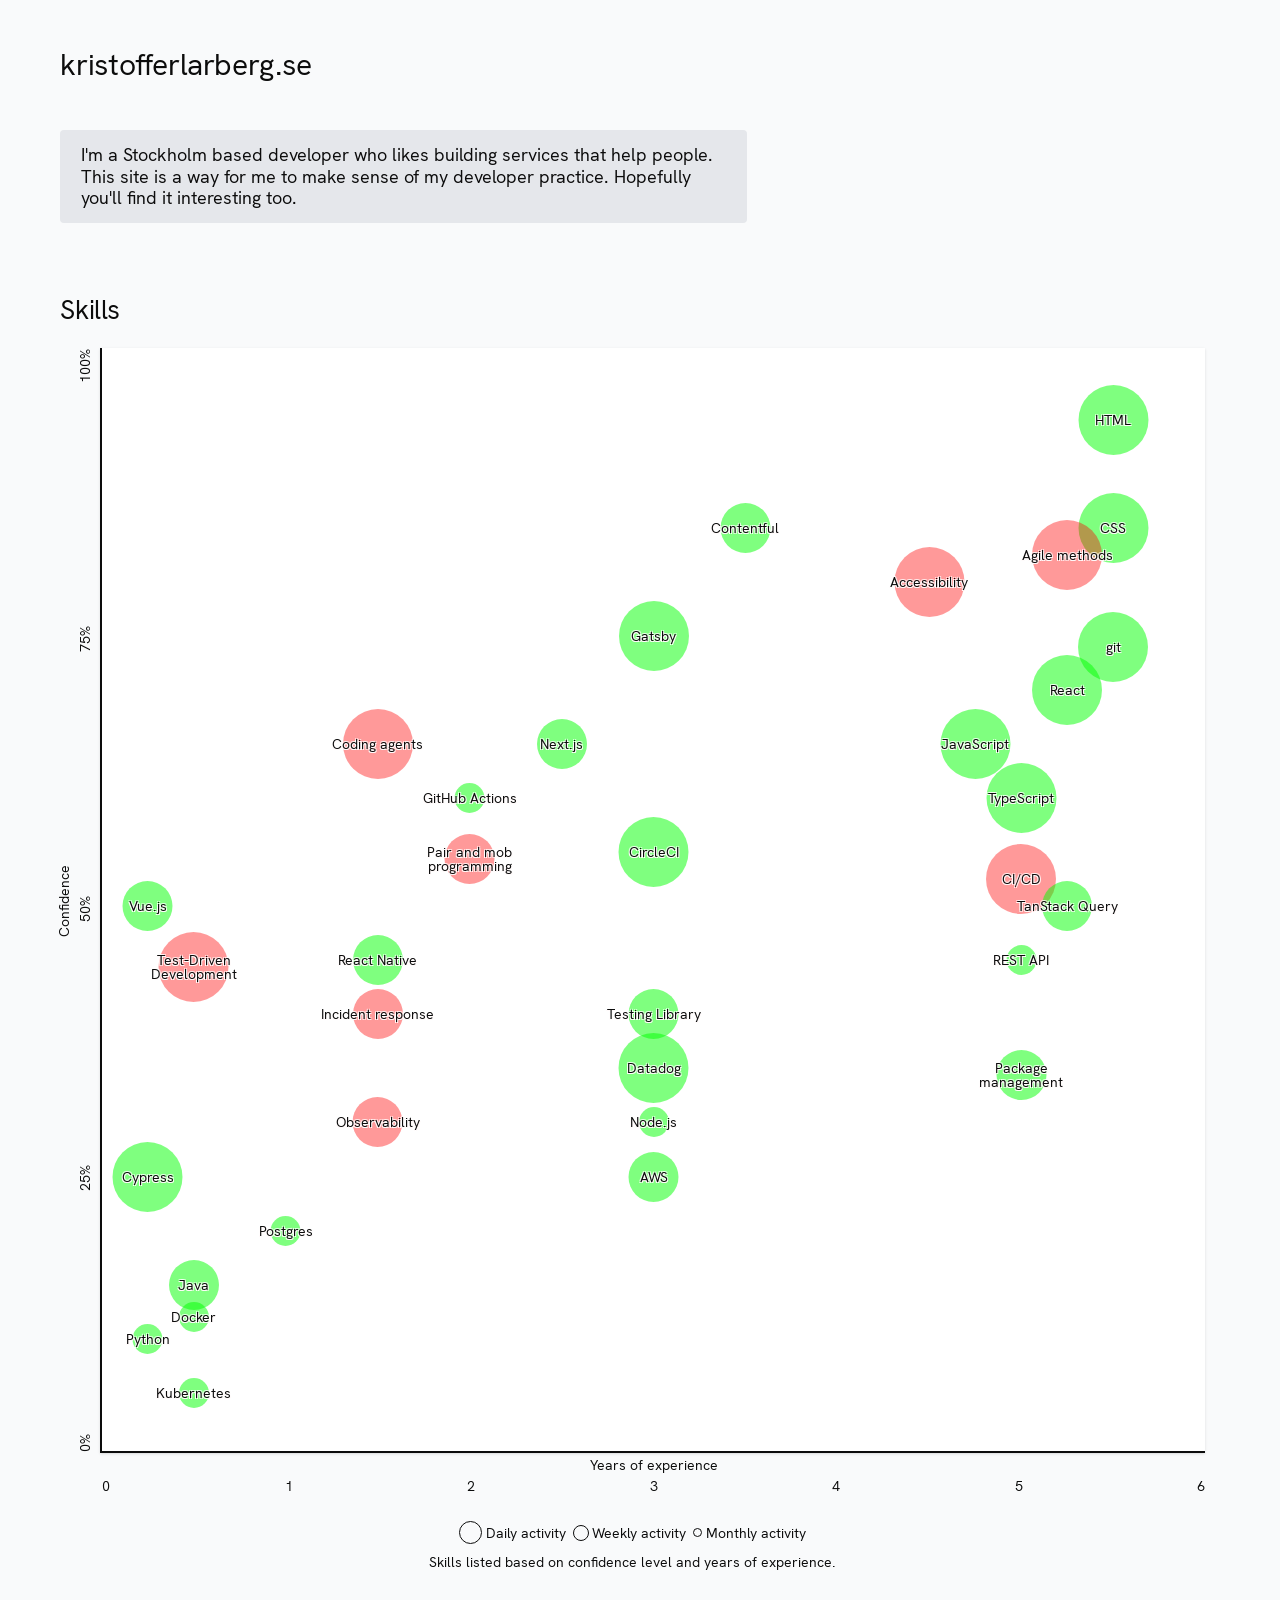
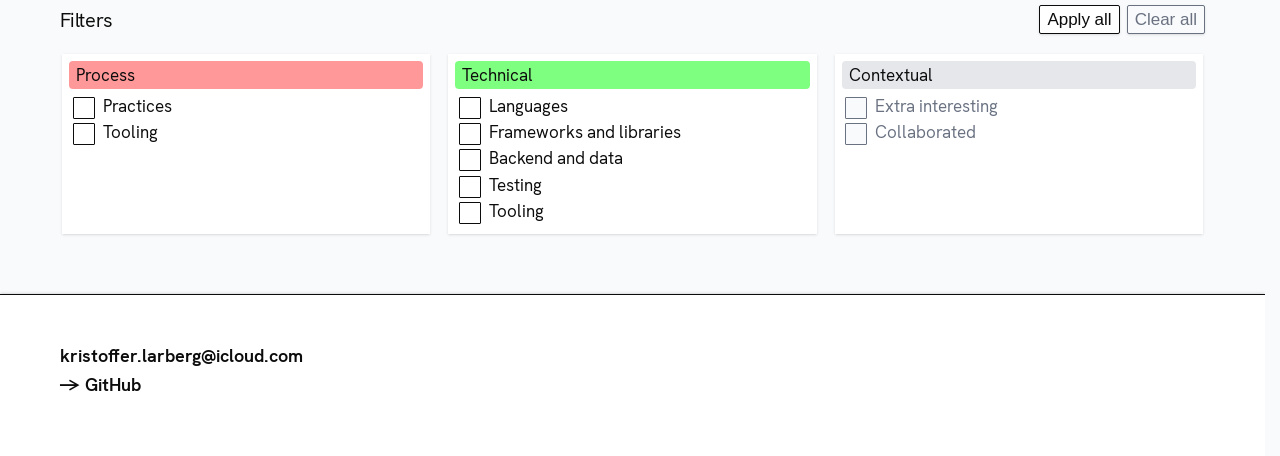
<file: index.html>
<!-- This file is auto-generated. Edit template.html and data.json instead. -->
<!doctype html>
<html lang="en">
  <head>
    <meta charset="UTF-8" />
    <meta
      name="description"
      content="Website about Kristoffer Larbergs developer practice"
    />
    <meta name="author" content="Kristoffer Larberg" />
    <meta name="viewport" content="width=device-width, initial-scale=1.0" />
    <title>kristofferlarberg.se</title>
    <link rel="canonical" href="https://kristofferlarberg.se" />
    <link rel="icon" type="image/svg+xml" href="favicon.svg" />
    <link rel="icon" type="image/png" sizes="32x32" href="favicon-32x32.png" />
    <link rel="icon" type="image/png" sizes="16x16" href="favicon-16x16.png" />
    <link rel="icon" type="image/x-icon" href="favicon.ico" />
    <link rel="stylesheet" type="text/css" href="styles.css" />
  </head>
  <body>
    <header>
      <h1>kristofferlarberg.se</h1>
    </header>
    <main>
      <section class="header">
        <h2 class="sr-only">Introduction</h2>
        <div class="introduction">
          I'm a Stockholm based developer who likes building services that help
          people. This site is a way for me to make sense of my developer
          practice. Hopefully you'll find it interesting too.
        </div>
      </section>

      <section>
        <h2>Skills</h2>
        <figure>
          <div class="graph-container">
            <div class="axis-label x-label">
              <span class="sr-only">X axis:</span>
              Years of experience
              <div
                style="
                  display: flex;
                  justify-content: space-between;
                  margin-top: 7px;
                "
              >
                <span>0</span>
                <span>1</span>
                <span>2</span>
                <span>3</span>
                <span>4</span>
                <span>5</span>
                <span>6</span>
              </div>
            </div>
            <div class="axis-label y-label">
              <span class="sr-only">Y axis:</span>
              Confidence
              <div
                style="
                  display: flex;
                  justify-content: space-between;
                  margin-top: 7px;
                "
              >
                <span>0%</span>
                <span>25%</span>
                <span>50%</span>
                <span>75%</span>
                <span>100%</span>
              </div>
            </div>
            <ul class="skills">
              <li class="skill hidden" id="skills-placeholder">
                No skills to display
              </li>
              <li
                class="skill technical"
                data-name="HTML"
                data-category="languages"
                data-interesting="true"
                data-collaborated="true"
                style="--x: 5.5; --y: 95"
              >
                <div class="daily technical" aria-hidden="true"></div>
                <div class="skill-details-container">
                  <span>HTML</span>
                  <span class="sr-only">,</span>
                  <span class="sr-only">Technical skill</span>
                  <span class="sr-only">,</span>
                  <span class="narrow-only">Daily use</span>
                  <span class="sr-only">,</span>
                  <span class="narrow-only"
                    >5.5 years experience</span
                  >
                  <span class="sr-only">,</span>
                  <span class="narrow-only">Confidence 95%</span>
                </div>
              </li>
              <li
                class="skill technical"
                data-name="Python"
                data-category="languages"
                data-interesting="true"
                data-collaborated="false"
                style="--x: 0.25; --y: 10"
              >
                <div class="monthly technical" aria-hidden="true"></div>
                <div class="skill-details-container">
                  <span>Python</span>
                  <span class="sr-only">,</span>
                  <span class="sr-only">Technical skill</span>
                  <span class="sr-only">,</span>
                  <span class="narrow-only">Monthly use</span>
                  <span class="sr-only">,</span>
                  <span class="narrow-only"
                    >0.25 years experience</span
                  >
                  <span class="sr-only">,</span>
                  <span class="narrow-only">Confidence 10%</span>
                </div>
              </li>
              <li
                class="skill technical"
                data-name="Java"
                data-category="languages"
                data-interesting="true"
                data-collaborated="true"
                style="--x: 0.5; --y: 15"
              >
                <div class="weekly technical" aria-hidden="true"></div>
                <div class="skill-details-container">
                  <span>Java</span>
                  <span class="sr-only">,</span>
                  <span class="sr-only">Technical skill</span>
                  <span class="sr-only">,</span>
                  <span class="narrow-only">Weekly use</span>
                  <span class="sr-only">,</span>
                  <span class="narrow-only"
                    >0.5 years experience</span
                  >
                  <span class="sr-only">,</span>
                  <span class="narrow-only">Confidence 15%</span>
                </div>
              </li>
              <li
                class="skill technical"
                data-name="CSS"
                data-category="languages"
                data-interesting="false"
                data-collaborated="true"
                style="--x: 5.5; --y: 85"
              >
                <div class="daily technical" aria-hidden="true"></div>
                <div class="skill-details-container">
                  <span>CSS</span>
                  <span class="sr-only">,</span>
                  <span class="sr-only">Technical skill</span>
                  <span class="sr-only">,</span>
                  <span class="narrow-only">Daily use</span>
                  <span class="sr-only">,</span>
                  <span class="narrow-only"
                    >5.5 years experience</span
                  >
                  <span class="sr-only">,</span>
                  <span class="narrow-only">Confidence 85%</span>
                </div>
              </li>
              <li
                class="skill technical"
                data-name="JavaScript"
                data-category="languages"
                data-interesting="true"
                data-collaborated="true"
                style="--x: 4.75; --y: 65"
              >
                <div class="daily technical" aria-hidden="true"></div>
                <div class="skill-details-container">
                  <span>JavaScript</span>
                  <span class="sr-only">,</span>
                  <span class="sr-only">Technical skill</span>
                  <span class="sr-only">,</span>
                  <span class="narrow-only">Daily use</span>
                  <span class="sr-only">,</span>
                  <span class="narrow-only"
                    >4.75 years experience</span
                  >
                  <span class="sr-only">,</span>
                  <span class="narrow-only">Confidence 65%</span>
                </div>
              </li>
              <li
                class="skill technical"
                data-name="TypeScript"
                data-category="languages"
                data-interesting="true"
                data-collaborated="true"
                style="--x: 5; --y: 60"
              >
                <div class="daily technical" aria-hidden="true"></div>
                <div class="skill-details-container">
                  <span>TypeScript</span>
                  <span class="sr-only">,</span>
                  <span class="sr-only">Technical skill</span>
                  <span class="sr-only">,</span>
                  <span class="narrow-only">Daily use</span>
                  <span class="sr-only">,</span>
                  <span class="narrow-only"
                    >5 years experience</span
                  >
                  <span class="sr-only">,</span>
                  <span class="narrow-only">Confidence 60%</span>
                </div>
              </li>
              <li
                class="skill technical"
                data-name="React"
                data-category="frameworks-libraries"
                data-interesting="false"
                data-collaborated="true"
                style="--x: 5.25; --y: 70"
              >
                <div class="daily technical" aria-hidden="true"></div>
                <div class="skill-details-container">
                  <span>React</span>
                  <span class="sr-only">,</span>
                  <span class="sr-only">Technical skill</span>
                  <span class="sr-only">,</span>
                  <span class="narrow-only">Daily use</span>
                  <span class="sr-only">,</span>
                  <span class="narrow-only"
                    >5.25 years experience</span
                  >
                  <span class="sr-only">,</span>
                  <span class="narrow-only">Confidence 70%</span>
                </div>
              </li>
              <li
                class="skill technical"
                data-name="React Native"
                data-category="frameworks-libraries"
                data-interesting="false"
                data-collaborated="true"
                style="--x: 1.5; --y: 45"
              >
                <div class="weekly technical" aria-hidden="true"></div>
                <div class="skill-details-container">
                  <span>React Native</span>
                  <span class="sr-only">,</span>
                  <span class="sr-only">Technical skill</span>
                  <span class="sr-only">,</span>
                  <span class="narrow-only">Weekly use</span>
                  <span class="sr-only">,</span>
                  <span class="narrow-only"
                    >1.5 years experience</span
                  >
                  <span class="sr-only">,</span>
                  <span class="narrow-only">Confidence 45%</span>
                </div>
              </li>
              <li
                class="skill technical"
                data-name="Vue.js"
                data-category="frameworks-libraries"
                data-interesting="false"
                data-collaborated="false"
                style="--x: 0.25; --y: 50"
              >
                <div class="weekly technical" aria-hidden="true"></div>
                <div class="skill-details-container">
                  <span>Vue.js</span>
                  <span class="sr-only">,</span>
                  <span class="sr-only">Technical skill</span>
                  <span class="sr-only">,</span>
                  <span class="narrow-only">Weekly use</span>
                  <span class="sr-only">,</span>
                  <span class="narrow-only"
                    >0.25 years experience</span
                  >
                  <span class="sr-only">,</span>
                  <span class="narrow-only">Confidence 50%</span>
                </div>
              </li>
              <li
                class="skill technical"
                data-name="Next.js"
                data-category="frameworks-libraries"
                data-interesting="true"
                data-collaborated="true"
                style="--x: 2.5; --y: 65"
              >
                <div class="weekly technical" aria-hidden="true"></div>
                <div class="skill-details-container">
                  <span>Next.js</span>
                  <span class="sr-only">,</span>
                  <span class="sr-only">Technical skill</span>
                  <span class="sr-only">,</span>
                  <span class="narrow-only">Weekly use</span>
                  <span class="sr-only">,</span>
                  <span class="narrow-only"
                    >2.5 years experience</span
                  >
                  <span class="sr-only">,</span>
                  <span class="narrow-only">Confidence 65%</span>
                </div>
              </li>
              <li
                class="skill technical"
                data-name="Gatsby"
                data-category="frameworks-libraries"
                data-interesting="false"
                data-collaborated="true"
                style="--x: 3; --y: 75"
              >
                <div class="daily technical" aria-hidden="true"></div>
                <div class="skill-details-container">
                  <span>Gatsby</span>
                  <span class="sr-only">,</span>
                  <span class="sr-only">Technical skill</span>
                  <span class="sr-only">,</span>
                  <span class="narrow-only">Daily use</span>
                  <span class="sr-only">,</span>
                  <span class="narrow-only"
                    >3 years experience</span
                  >
                  <span class="sr-only">,</span>
                  <span class="narrow-only">Confidence 75%</span>
                </div>
              </li>
              <li
                class="skill technical"
                data-name="Node.js"
                data-category="backend-data"
                data-interesting="true"
                data-collaborated="true"
                style="--x: 3; --y: 30"
              >
                <div class="monthly technical" aria-hidden="true"></div>
                <div class="skill-details-container">
                  <span>Node.js</span>
                  <span class="sr-only">,</span>
                  <span class="sr-only">Technical skill</span>
                  <span class="sr-only">,</span>
                  <span class="narrow-only">Monthly use</span>
                  <span class="sr-only">,</span>
                  <span class="narrow-only"
                    >3 years experience</span
                  >
                  <span class="sr-only">,</span>
                  <span class="narrow-only">Confidence 30%</span>
                </div>
              </li>
              <li
                class="skill technical"
                data-name="REST API"
                data-category="backend-data"
                data-interesting="true"
                data-collaborated="true"
                style="--x: 5; --y: 45"
              >
                <div class="monthly technical" aria-hidden="true"></div>
                <div class="skill-details-container">
                  <span>REST API</span>
                  <span class="sr-only">,</span>
                  <span class="sr-only">Technical skill</span>
                  <span class="sr-only">,</span>
                  <span class="narrow-only">Monthly use</span>
                  <span class="sr-only">,</span>
                  <span class="narrow-only"
                    >5 years experience</span
                  >
                  <span class="sr-only">,</span>
                  <span class="narrow-only">Confidence 45%</span>
                </div>
              </li>
              <li
                class="skill technical"
                data-name="Postgres"
                data-category="backend-data"
                data-interesting="true"
                data-collaborated="false"
                style="--x: 1; --y: 20"
              >
                <div class="monthly technical" aria-hidden="true"></div>
                <div class="skill-details-container">
                  <span>Postgres</span>
                  <span class="sr-only">,</span>
                  <span class="sr-only">Technical skill</span>
                  <span class="sr-only">,</span>
                  <span class="narrow-only">Monthly use</span>
                  <span class="sr-only">,</span>
                  <span class="narrow-only"
                    >1 years experience</span
                  >
                  <span class="sr-only">,</span>
                  <span class="narrow-only">Confidence 20%</span>
                </div>
              </li>
              <li
                class="skill technical"
                data-name="TanStack Query"
                data-category="backend-data"
                data-interesting="true"
                data-collaborated="true"
                style="--x: 5.25; --y: 50"
              >
                <div class="weekly technical" aria-hidden="true"></div>
                <div class="skill-details-container">
                  <span>TanStack Query</span>
                  <span class="sr-only">,</span>
                  <span class="sr-only">Technical skill</span>
                  <span class="sr-only">,</span>
                  <span class="narrow-only">Weekly use</span>
                  <span class="sr-only">,</span>
                  <span class="narrow-only"
                    >5.25 years experience</span
                  >
                  <span class="sr-only">,</span>
                  <span class="narrow-only">Confidence 50%</span>
                </div>
              </li>
              <li
                class="skill technical"
                data-name="Docker"
                data-category="backend-data"
                data-interesting="true"
                data-collaborated="false"
                style="--x: 0.5; --y: 12"
              >
                <div class="monthly technical" aria-hidden="true"></div>
                <div class="skill-details-container">
                  <span>Docker</span>
                  <span class="sr-only">,</span>
                  <span class="sr-only">Technical skill</span>
                  <span class="sr-only">,</span>
                  <span class="narrow-only">Monthly use</span>
                  <span class="sr-only">,</span>
                  <span class="narrow-only"
                    >0.5 years experience</span
                  >
                  <span class="sr-only">,</span>
                  <span class="narrow-only">Confidence 12%</span>
                </div>
              </li>
              <li
                class="skill technical"
                data-name="Kubernetes"
                data-category="backend-data"
                data-interesting="true"
                data-collaborated="false"
                style="--x: 0.5; --y: 5"
              >
                <div class="monthly technical" aria-hidden="true"></div>
                <div class="skill-details-container">
                  <span>Kubernetes</span>
                  <span class="sr-only">,</span>
                  <span class="sr-only">Technical skill</span>
                  <span class="sr-only">,</span>
                  <span class="narrow-only">Monthly use</span>
                  <span class="sr-only">,</span>
                  <span class="narrow-only"
                    >0.5 years experience</span
                  >
                  <span class="sr-only">,</span>
                  <span class="narrow-only">Confidence 5%</span>
                </div>
              </li>
              <li
                class="skill technical"
                data-name="Cypress"
                data-category="testing"
                data-interesting="false"
                data-collaborated="true"
                style="--x: 0.25; --y: 25"
              >
                <div class="daily technical" aria-hidden="true"></div>
                <div class="skill-details-container">
                  <span>Cypress</span>
                  <span class="sr-only">,</span>
                  <span class="sr-only">Technical skill</span>
                  <span class="sr-only">,</span>
                  <span class="narrow-only">Daily use</span>
                  <span class="sr-only">,</span>
                  <span class="narrow-only"
                    >0.25 years experience</span
                  >
                  <span class="sr-only">,</span>
                  <span class="narrow-only">Confidence 25%</span>
                </div>
              </li>
              <li
                class="skill technical"
                data-name="Testing Library"
                data-category="testing"
                data-interesting="false"
                data-collaborated="true"
                style="--x: 3; --y: 40"
              >
                <div class="weekly technical" aria-hidden="true"></div>
                <div class="skill-details-container">
                  <span>Testing Library</span>
                  <span class="sr-only">,</span>
                  <span class="sr-only">Technical skill</span>
                  <span class="sr-only">,</span>
                  <span class="narrow-only">Weekly use</span>
                  <span class="sr-only">,</span>
                  <span class="narrow-only"
                    >3 years experience</span
                  >
                  <span class="sr-only">,</span>
                  <span class="narrow-only">Confidence 40%</span>
                </div>
              </li>
              <li
                class="skill technical"
                data-name="git"
                data-category="technical-tooling"
                data-interesting="true"
                data-collaborated="true"
                style="--x: 5.5; --y: 74"
              >
                <div class="daily technical" aria-hidden="true"></div>
                <div class="skill-details-container">
                  <span>git</span>
                  <span class="sr-only">,</span>
                  <span class="sr-only">Technical skill</span>
                  <span class="sr-only">,</span>
                  <span class="narrow-only">Daily use</span>
                  <span class="sr-only">,</span>
                  <span class="narrow-only"
                    >5.5 years experience</span
                  >
                  <span class="sr-only">,</span>
                  <span class="narrow-only">Confidence 74%</span>
                </div>
              </li>
              <li
                class="skill technical"
                data-name="CircleCI"
                data-category="technical-tooling"
                data-interesting="true"
                data-collaborated="true"
                style="--x: 3; --y: 55"
              >
                <div class="daily technical" aria-hidden="true"></div>
                <div class="skill-details-container">
                  <span>CircleCI</span>
                  <span class="sr-only">,</span>
                  <span class="sr-only">Technical skill</span>
                  <span class="sr-only">,</span>
                  <span class="narrow-only">Daily use</span>
                  <span class="sr-only">,</span>
                  <span class="narrow-only"
                    >3 years experience</span
                  >
                  <span class="sr-only">,</span>
                  <span class="narrow-only">Confidence 55%</span>
                </div>
              </li>
              <li
                class="skill technical"
                data-name="AWS"
                data-category="technical-tooling"
                data-interesting="true"
                data-collaborated="true"
                style="--x: 3; --y: 25"
              >
                <div class="weekly technical" aria-hidden="true"></div>
                <div class="skill-details-container">
                  <span>AWS</span>
                  <span class="sr-only">,</span>
                  <span class="sr-only">Technical skill</span>
                  <span class="sr-only">,</span>
                  <span class="narrow-only">Weekly use</span>
                  <span class="sr-only">,</span>
                  <span class="narrow-only"
                    >3 years experience</span
                  >
                  <span class="sr-only">,</span>
                  <span class="narrow-only">Confidence 25%</span>
                </div>
              </li>
              <li
                class="skill technical"
                data-name="GitHub Actions"
                data-category="technical-tooling"
                data-interesting="true"
                data-collaborated="true"
                style="--x: 2; --y: 60"
              >
                <div class="monthly technical" aria-hidden="true"></div>
                <div class="skill-details-container">
                  <span>GitHub Actions</span>
                  <span class="sr-only">,</span>
                  <span class="sr-only">Technical skill</span>
                  <span class="sr-only">,</span>
                  <span class="narrow-only">Monthly use</span>
                  <span class="sr-only">,</span>
                  <span class="narrow-only"
                    >2 years experience</span
                  >
                  <span class="sr-only">,</span>
                  <span class="narrow-only">Confidence 60%</span>
                </div>
              </li>
              <li
                class="skill technical"
                data-name="Datadog"
                data-category="technical-tooling"
                data-interesting="false"
                data-collaborated="true"
                style="--x: 3; --y: 35"
              >
                <div class="daily technical" aria-hidden="true"></div>
                <div class="skill-details-container">
                  <span>Datadog</span>
                  <span class="sr-only">,</span>
                  <span class="sr-only">Technical skill</span>
                  <span class="sr-only">,</span>
                  <span class="narrow-only">Daily use</span>
                  <span class="sr-only">,</span>
                  <span class="narrow-only"
                    >3 years experience</span
                  >
                  <span class="sr-only">,</span>
                  <span class="narrow-only">Confidence 35%</span>
                </div>
              </li>
              <li
                class="skill technical"
                data-name="Contentful"
                data-category="backend-data"
                data-interesting="false"
                data-collaborated="true"
                style="--x: 3.5; --y: 85"
              >
                <div class="weekly technical" aria-hidden="true"></div>
                <div class="skill-details-container">
                  <span>Contentful</span>
                  <span class="sr-only">,</span>
                  <span class="sr-only">Technical skill</span>
                  <span class="sr-only">,</span>
                  <span class="narrow-only">Weekly use</span>
                  <span class="sr-only">,</span>
                  <span class="narrow-only"
                    >3.5 years experience</span
                  >
                  <span class="sr-only">,</span>
                  <span class="narrow-only">Confidence 85%</span>
                </div>
              </li>
              <li
                class="skill technical"
                data-name="Package management"
                data-category="technical-tooling"
                data-interesting="true"
                data-collaborated="true"
                style="--x: 5; --y: 35"
              >
                <div class="weekly technical" aria-hidden="true"></div>
                <div class="skill-details-container">
                  <span>Package management</span>
                  <span class="sr-only">,</span>
                  <span class="sr-only">Technical skill</span>
                  <span class="sr-only">,</span>
                  <span class="narrow-only">Weekly use</span>
                  <span class="sr-only">,</span>
                  <span class="narrow-only"
                    >5 years experience</span
                  >
                  <span class="sr-only">,</span>
                  <span class="narrow-only">Confidence 35%</span>
                </div>
              </li>
              <li
                class="skill process"
                data-name="Test-Driven Development"
                data-category="practices"
                data-interesting="true"
                data-collaborated="false"
                style="--x: 0.5; --y: 45"
              >
                <div class="daily process" aria-hidden="true"></div>
                <div class="skill-details-container">
                  <span>Test-Driven Development</span>
                  <span class="sr-only">,</span>
                  <span class="sr-only">Process skill</span>
                  <span class="sr-only">,</span>
                  <span class="narrow-only">Daily use</span>
                  <span class="sr-only">,</span>
                  <span class="narrow-only"
                    >0.5 years experience</span
                  >
                  <span class="sr-only">,</span>
                  <span class="narrow-only">Confidence 45%</span>
                </div>
              </li>
              <li
                class="skill process"
                data-name="Agile methods"
                data-category="practices"
                data-interesting="true"
                data-collaborated="true"
                style="--x: 5.25; --y: 82.5"
              >
                <div class="daily process" aria-hidden="true"></div>
                <div class="skill-details-container">
                  <span>Agile methods</span>
                  <span class="sr-only">,</span>
                  <span class="sr-only">Process skill</span>
                  <span class="sr-only">,</span>
                  <span class="narrow-only">Daily use</span>
                  <span class="sr-only">,</span>
                  <span class="narrow-only"
                    >5.25 years experience</span
                  >
                  <span class="sr-only">,</span>
                  <span class="narrow-only">Confidence 82.5%</span>
                </div>
              </li>
              <li
                class="skill process"
                data-name="Pair and mob programming"
                data-category="practices"
                data-interesting="true"
                data-collaborated="true"
                style="--x: 2; --y: 55"
              >
                <div class="weekly process" aria-hidden="true"></div>
                <div class="skill-details-container">
                  <span>Pair and mob programming</span>
                  <span class="sr-only">,</span>
                  <span class="sr-only">Process skill</span>
                  <span class="sr-only">,</span>
                  <span class="narrow-only">Weekly use</span>
                  <span class="sr-only">,</span>
                  <span class="narrow-only"
                    >2 years experience</span
                  >
                  <span class="sr-only">,</span>
                  <span class="narrow-only">Confidence 55%</span>
                </div>
              </li>
              <li
                class="skill process"
                data-name="Accessibility"
                data-category="practices"
                data-interesting="true"
                data-collaborated="true"
                style="--x: 4.5; --y: 80"
              >
                <div class="daily process" aria-hidden="true"></div>
                <div class="skill-details-container">
                  <span>Accessibility</span>
                  <span class="sr-only">,</span>
                  <span class="sr-only">Process skill</span>
                  <span class="sr-only">,</span>
                  <span class="narrow-only">Daily use</span>
                  <span class="sr-only">,</span>
                  <span class="narrow-only"
                    >4.5 years experience</span
                  >
                  <span class="sr-only">,</span>
                  <span class="narrow-only">Confidence 80%</span>
                </div>
              </li>
              <li
                class="skill process"
                data-name="CI/CD"
                data-category="process-tooling"
                data-interesting="true"
                data-collaborated="true"
                style="--x: 5; --y: 52.5"
              >
                <div class="daily process" aria-hidden="true"></div>
                <div class="skill-details-container">
                  <span>CI/CD</span>
                  <span class="sr-only">,</span>
                  <span class="sr-only">Process skill</span>
                  <span class="sr-only">,</span>
                  <span class="narrow-only">Daily use</span>
                  <span class="sr-only">,</span>
                  <span class="narrow-only"
                    >5 years experience</span
                  >
                  <span class="sr-only">,</span>
                  <span class="narrow-only">Confidence 52.5%</span>
                </div>
              </li>
              <li
                class="skill process"
                data-name="Incident response"
                data-category="process-tooling"
                data-interesting="false"
                data-collaborated="true"
                style="--x: 1.5; --y: 40"
              >
                <div class="weekly process" aria-hidden="true"></div>
                <div class="skill-details-container">
                  <span>Incident response</span>
                  <span class="sr-only">,</span>
                  <span class="sr-only">Process skill</span>
                  <span class="sr-only">,</span>
                  <span class="narrow-only">Weekly use</span>
                  <span class="sr-only">,</span>
                  <span class="narrow-only"
                    >1.5 years experience</span
                  >
                  <span class="sr-only">,</span>
                  <span class="narrow-only">Confidence 40%</span>
                </div>
              </li>
              <li
                class="skill process"
                data-name="Observability"
                data-category="process-tooling"
                data-interesting="false"
                data-collaborated="true"
                style="--x: 1.5; --y: 30"
              >
                <div class="weekly process" aria-hidden="true"></div>
                <div class="skill-details-container">
                  <span>Observability</span>
                  <span class="sr-only">,</span>
                  <span class="sr-only">Process skill</span>
                  <span class="sr-only">,</span>
                  <span class="narrow-only">Weekly use</span>
                  <span class="sr-only">,</span>
                  <span class="narrow-only"
                    >1.5 years experience</span
                  >
                  <span class="sr-only">,</span>
                  <span class="narrow-only">Confidence 30%</span>
                </div>
              </li>
              <li
                class="skill process"
                data-name="Coding agents"
                data-category="process-tooling"
                data-interesting="true"
                data-collaborated="false"
                style="--x: 1.5; --y: 65"
              >
                <div class="daily process" aria-hidden="true"></div>
                <div class="skill-details-container">
                  <span>Coding agents</span>
                  <span class="sr-only">,</span>
                  <span class="sr-only">Process skill</span>
                  <span class="sr-only">,</span>
                  <span class="narrow-only">Daily use</span>
                  <span class="sr-only">,</span>
                  <span class="narrow-only"
                    >1.5 years experience</span
                  >
                  <span class="sr-only">,</span>
                  <span class="narrow-only">Confidence 65%</span>
                </div>
              </li>
            </ul>
          </div>
          <div class="legend">
            <ul>
              <li class="legend-item">
                <div class="daily"></div>
                <span class="sr-only">Large circle</span>
                Daily activity
              </li>
              <li class="legend-item">
                <div class="weekly"></div>
                <span class="sr-only">Medium circle</span>
                Weekly activity
              </li>
              <li class="legend-item">
                <div class="monthly"></div>
                <span class="sr-only">Small circle</span>
                Monthly activity
              </li>
            </ul>
          </div>
          <figcaption>
            Skills listed based on confidence level and years of experience.
          </figcaption>
        </figure>
        <div class="filters-container">
          <div class="filter-buttons">
            <h3 style="margin: 0">Filters</h3>
            <div>
              <button class="all-filters" aria-label="Apply all filters">
                Apply all
              </button>
              <button class="clear-filters" aria-label="Clear all filters">
                Clear all
              </button>
            </div>
          </div>
          <div class="fieldsets-container">
            <fieldset>
              <legend class="process">Process</legend>
              <div>
                <input
                  id="practices"
                  class="sr-only"
                  type="checkbox"
                  name="process-category"
                  value="practices"
                />
                <label for="practices">Practices</label>
                <input
                  id="process-tooling"
                  class="sr-only"
                  type="checkbox"
                  name="process-category"
                  value="process-tooling"
                />
                <label for="process-tooling">Tooling</label>
              </div>
            </fieldset>
            <fieldset>
              <legend class="technical">Technical</legend>
              <div>
                <input
                  id="languages"
                  class="sr-only"
                  type="checkbox"
                  name="technical-category"
                  value="languages"
                />
                <label for="languages">Languages</label>
                <input
                  id="frameworks-libraries"
                  class="sr-only"
                  type="checkbox"
                  name="technical-category"
                  value="frameworks-libraries"
                />
                <label for="frameworks-libraries"
                  >Frameworks and libraries
                </label>
                <input
                  id="backend-data"
                  class="sr-only"
                  type="checkbox"
                  name="technical-category"
                  value="backend-data"
                />
                <label for="backend-data">Backend and data</label>
                <input
                  id="testing"
                  class="sr-only"
                  type="checkbox"
                  name="technical-category"
                  value="testing"
                />
                <label for="testing">Testing</label>
                <input
                  id="technical-tooling"
                  class="sr-only"
                  type="checkbox"
                  name="technical-category"
                  value="technical-tooling"
                />
                <label for="technical-tooling">Tooling</label>
              </div>
            </fieldset>
            <fieldset id="contextual-filters">
              <legend class="contextual">Contextual</legend>
              <div>
                <input
                  id="interesting"
                  class="sr-only"
                  type="checkbox"
                  name="contextual-category"
                  value="interesting"
                  disabled
                />
                <label for="interesting">Extra interesting</label>
                <input
                  id="collaborated"
                  class="sr-only"
                  type="checkbox"
                  name="contextual-category"
                  value="collaborated"
                  disabled
                />
                <label for="collaborated">Collaborated</label>
              </div>
            </fieldset>
          </div>
        </div>
      </section>

      <footer>
        <h2 class="sr-only">Contact</h2>
        <a href="mailto:kristoffer.larberg@icloud.com" rel="noreferrer">
          kristoffer.larberg@icloud.com
        </a>
        <a href="https://github.com/kristofferlarberg" rel="noreferrer">
          <span aria-hidden="true">→</span>
          GitHub
        </a>
      </footer>
    </main>
    <script src="script.js"></script>
  </body>
</html>
</file>
<file: styles.css>
:root {
  font-size: 62.5%;
  -webkit-font-smoothing: antialiased;
  -moz-osx-font-smoothing: grayscale;
  scroll-behavior: smooth;
  scrollbar-gutter: stable;
  overflow-y: scroll;
  overflow-x: hidden;
}

body {
  --black: #0c0c0c;
  --white: white;
  --gray: oklch(98.5% 0.002 247.839);
  --dark-gray: oklch(92.8% 0.006 264.531);
  --green: rgba(0, 255, 0, 0.5);
  --blue: rgb(50, 50, 255);
  --red: rgba(255, 0, 0, 0.4);

  width: 100%;
  margin: 0;
  font-family: "HK Grotesk", sans-serif;
  color: var(--black);
  font-size: 1.6rem;
  font-weight: 500;
  line-height: 1.2;
  background-color: var(--gray);

  @media (min-width: 1024px) {
    font-size: 1.8rem;
  }
}

header {
  padding: 40px 20px 0 20px;
  display: flex;
  flex-direction: column;
  align-items: center;

  @media (min-width: 1024px) {
    padding: 50px 60px 0 60px;
    align-items: flex-start;
  }
}

main {
  max-width: 100%;
  margin: 0;
  overflow: auto;
  box-sizing: border-box;
  display: flex;
  flex-direction: column;
}

section {
  padding: 40px 20px 60px 20px;

  @media (min-width: 1024px) {
    padding: 50px 60px 60px 60px;
  }
}

section.header {
  padding: 40px 20px 0px 20px;

  @media (min-width: 1024px) {
    padding: 50px 60px 0px 60px;
  }
}

section > p {
  width: 100%;

  @media (min-width: 1024px) {
    width: 60%;
  }
}

h1 {
  font-size: 2.2rem;
  letter-spacing: -0.02rem;
  font-weight: 500;
  color: var(--black);
  line-height: 3rem;
  margin: 0;
  overflow-wrap: break-word;
  word-break: break-word;
  hyphens: auto;
  -moz-hyphenate-limit-chars: 6 3 2;
  -webkit-hyphenate-limit-chars: 6 3 2;
  hyphenate-limit-chars: 6 3 2;

  @media (min-width: 1024px) {
    font-size: 3rem;
  }
}

h2 {
  color: var(--black);
  letter-spacing: -0.02rem;
  line-height: 3rem;
  font-weight: 500;
}

h3 {
  margin: 0 0 3.5px 0;
  font-size: 1.7rem;
  letter-spacing: -0.02rem;
  font-weight: 500;

  @media (min-width: 1024px) {
    font-size: 2rem;
  }
}

h3::first-letter {
  text-transform: capitalize;
}

h4 {
  margin: 0;
  font-size: 1.7rem;
  letter-spacing: -0.02rem;
  font-weight: 500;

  @media (min-width: 1024px) {
    font-size: 2rem;
  }
}

p {
  margin: 17px 0;
}

a,
a:active,
a:visited {
  color: var(--black);
  text-decoration: none;
  font-weight: 700;
  box-shadow: inset 0 -2px 0 0 var(--black);
  cursor: pointer;
  margin: 0;
  overflow-wrap: break-word;
  word-break: break-word;
  hyphens: auto;
  -moz-hyphenate-limit-chars: 6 3 2;
  -webkit-hyphenate-limit-chars: 6 3 2;
  hyphenate-limit-chars: 6 3 2;

  @media (min-width: 1024px) {
    box-shadow: none;
  }
}

a:hover {
  box-shadow: inset 0 -2px 0 0 var(--black);

  @media (min-width: 1024px) {
    box-shadow: inset 0 -2px 0 0 var(--black);
    transition: box-shadow 0.1s;
  }
}

a:focus-visible {
  outline: 4px solid var(--blue);
  outline-offset: 2px;
  box-shadow: inset 0 0 0 0 var(--black);
}

button {
  font-size: 1.4rem;
  color: var(--black);
  border-radius: 2px;
  cursor: pointer;
  padding: 3.5px 7px;
  border: 1px solid var(--black);
  box-shadow:
    0 1px 3px 0 rgb(0 0 0 / 0.1),
    0 1px 2px -1px rgb(0 0 0 / 0.1);
  background-color: white;

  @media (min-width: 1024px) {
    font-size: 1.7rem;
  }
}

button:focus-visible {
  outline: 4px solid var(--blue);
  outline-offset: 2px;
  box-shadow: inset 0 0 0 0 var(--black);
}

button:disabled {
  border: 1px solid #6a7282;
  background-color: var(--gray);
  color:  #6a7282;
  cursor: auto;
}

fieldset {
  border: none;
  padding: 7px;
  background-color: var(--white);
  box-shadow:
    0 1px 3px 0 rgb(0 0 0 / 0.1),
    0 1px 2px -1px rgb(0 0 0 / 0.1);
  font-size: 1.7rem;
}

legend {
  box-sizing: border-box;
  float: left;
  width: 100%;
  padding: 3.5px 7px;
  margin-bottom: 3.5px;
  border-radius: 4px;
  background-color: var(--dark-gray);
}

legend.process {
  background-color: var(--red);
}

legend.technical {
  background-color: var(--green);
}

fieldset > div {
  display: flex;
  flex-direction: column;
  gap: 3.5px;
  padding: 3.5px;
}

label {
  @media (min-width: 640px) {
    white-space: nowrap;
  }
}

label::before {
  content: "";
  display: inline-block;
  vertical-align: middle;
  width: 20px;
  height: 20px;
  border: 1px solid var(--black);
  margin-right: 8px;
  color: var(--black);
  border-radius: 1px;
}

input:focus-visible + label::before {
  outline: 4px solid var(--blue);
  outline-offset: 2px;
  box-shadow: inset 0 0 0 0 var(--black);
}

input:checked + label::before {
  background-image: url("data:image/svg+xml,<svg width='12' height='12' viewBox='0 0 12 12' xmlns='http://www.w3.org/2000/svg'><path d='M0 0L12 12M0 12L12 0' stroke='black' stroke-width='1' /></svg>");
  background-repeat: no-repeat;
  background-position: center;
}

input:disabled + label::before {
  border: 1px solid #6a7282;
  background-color: var(--gray);
}

input:disabled + label {
  color: oklch(55.1% 0.027 264.364);
}

.fieldsets-container {
  display: grid;
  gap: 14px;
  grid-template-columns: 100%;

  @media (min-width: 1024px) {
    grid-template-columns: repeat(3, 1fr);
  }
}

ul {
  line-height: 3.5rem;
  padding-left: 20px;
  width: 100%;

  @media (min-width: 1024px) {
    width: 60%;
  }
}

ul.skills {
  margin: 0;
  box-sizing: border-box;
  padding: 0;
  list-style: none;

  @media (min-width: 640px) {
    line-height: 1;
  }
}

li.skill {
  font-size: 1.4rem;
  color: var(--black);
  flex-direction: row;
  align-items: center;
  gap: 3.5px;
  border-bottom: 2px solid var(--black);

  @media (min-width: 640px) {
    position: absolute;
    max-width: 150px;
    left: calc(var(--x) / var(--x-max) * 100%);
    bottom: calc((var(--y) + 1) / (var(--y-max) + 1) * 100%);
    padding: 0;
    border: none;
    text-align: center;
    text-shadow:
      1px 1px 0 #fffafa,
      -1px -1px 0 #fffa,
      1px -1px 0 #fffa,
      -1px 1px 0 #fffafa;
    padding: 3.5px;
    transform: translate(-50%, 100%);
  }
}

@container figure (width > 640px) {
  li.skill {
    bottom: calc(((var(--y) / 2) + 1) / (var(--y-max) + 1) * 100%) !important;
  }
}

@container figure (width > 1280px) {
  li.skill {
    font-size: 1.7rem;
    bottom: calc(((var(--y) / 4) + 1) / (var(--y-max) + 1) * 100%) !important;
  }
}

li.skill.technical > div.skill-details-container > span:first-of-type {
  background-color: var(--green);

  @media (min-width: 640px) {
    background-color: transparent;
  }
}

li.skill.process > div.skill-details-container > span:first-of-type {
  background-color: var(--red);

  @media (min-width: 640px) {
    background-color: transparent;
  }
}

li.skill > span {
  border-left: 1px solid var(--white);
  padding: 0 3.5px 0 3.5px;
}

li.skill > div.daily {
  display: none;

  @media (min-width: 640px) {
    display: block;
    position: absolute;
    top: 50%;
    left: 50%;
    transform: translate(-50%, -50%);
    z-index: -1;
    height: 70px;
    width: 70px;
    border-radius: 100%;
  }
}

li.skill > div.daily.technical {
  background-color: var(--green);
}

li.skill > div.daily.process {
  background-color: var(--red);
}

li.skill > div.weekly {
  display: none;

  @media (min-width: 640px) {
    display: block;
    position: absolute;
    top: 50%;
    left: 50%;
    transform: translate(-50%, -50%);
    z-index: -1;
    height: 50px;
    width: 50px;
    border-radius: 100%;
  }
}

li.skill > div.weekly.technical {
  background-color: var(--green);
}

li.skill > div.weekly.process {
  background-color: var(--red);
}

li.skill > div.monthly {
  display: none;

  @media (min-width: 640px) {
    display: block;
    position: absolute;
    top: 50%;
    left: 50%;
    transform: translate(-50%, -50%);
    z-index: -1;
    height: 30px;
    width: 30px;
    border-radius: 100%;
  }
}

li.skill > div.monthly.technical {
  background-color: var(--green);
}

li.skill > div.monthly.process {
  background-color: var(--red);
}

#skills-placeholder {
  padding-left: 7px;
}

.legend {
  font-size: 1.4rem;
  display: none;

  @media (min-width: 640px) {
    display: flex;
    flex-direction: column;
    align-items: center;
    gap: 10px;
    margin-bottom: 10px;
  }
}
.legend > ul {
  display: flex;
  flex-direction: row;
  gap: 7px;
  justify-content: center;
  margin: 0;
  padding: 0;
  line-height: 1;
}

li.legend-item {
  display: flex;
  flex-direction: row;
  align-items: center;
  align-items: center;
  padding: 0;
  margin: 0;
}

li.legend-item > div {
  margin: 0 3.5px 0 0;
  border-radius: 100%;
}

li.legend-item > div.daily {
  height: 21px;
  width: 21px;
  border: 1px solid var(--black);
}

li.legend-item > div.weekly {
  height: 14px;
  width: 14px;
  border: 1px solid var(--black);
}

li.legend-item > div.monthly {
  height: 7px;
  width: 7px;
  border: 1px solid var(--black);
}

li.legend-item > div.process {
  height: 14px;
  width: 14px;
  background-color: var(--red);
}

li.legend-item > div.technical {
  height: 14px;
  width: 14px;
  background-color: var(--green);
}

footer {
  padding: 40px 20px 60px 20px;
  display: flex;
  flex-direction: column;
  align-items: center;
  gap: 7px;
  background-color: var(--white);
  border-top: 1px solid var(--black);
  box-shadow:
    0 -1px 3px 0 rgb(0 0 0 / 0.1),
    0 -1px 2px -1px rgb(0 0 0 / 0.1);

  @media (min-width: 1024px) {
    padding: 50px 60px 60px 60px;
    align-items: flex-start;
  }
}

footer > div {
  display: flex;
  flex-direction: column;
  gap: 7px;
  flex-wrap: wrap;

  @media (min-width: 640px) {
    flex-wrap: nowrap;
  }
}

figure {
  container-type: inline-size;
  container-name: figure;
  flex-direction: column;
  width: 100%;
  justify-content: right;
  margin: 0;
  display: flex;

  @media (min-width: 250px) {
    display: flex;
  }
}

.graph-container {
  background-color: white;
  margin: 0 0 28px 0;
  box-shadow:
    0 1px 3px 0 rgb(0 0 0 / 0.1),
    0 1px 2px -1px rgb(0 0 0 / 0.1);
  min-height: 28px;

  @media (min-width: 640px) {
    --x-max: 6;
    --y-max: 100;
    position: relative;
    width: calc(100% - 42px);
    aspect-ratio: 1 / 2;
    border: none;
    border-left: 2px solid var(--black);
    border-bottom: 2px solid var(--black);
    margin: 0 0 68px auto;
  }
}

@container figure (width > 640px) {
  .graph-container {
    aspect-ratio: 1 / 1;
    --y-max: 50;
  }
}

@container figure (width > 1280px) {
  .graph-container {
    aspect-ratio: 2 / 1;
    --y-max: 25;
  }
}

.axis-label {
  position: absolute;
  text-align: center;
  font-size: 1.4rem;
  line-height: 1;
}

.x-label {
  display: none;

  @media (min-width: 640px) {
    display: block;
    left: calc(50%);
    bottom: calc(-35px - 7px);
    transform: translateX(-50%);
    width: 100%;
  }
}

.y-label {
  display: none;

  @media (min-width: 640px) {
    display: block;
    left: calc(-100% - 21px - 7px);
    top: calc(50% - 17px);
    transform: rotate(-90deg);
    width: calc(100% * 2);
  }
}

@container figure (width > 640px) {
  .y-label {
    width: 100%;
    left: calc(-50% - 21px - 7px);
  }
}

@container figure (width > 1280px) {
  .y-label {
    width: 50%;
    left: calc(-25% - 21px - 7px);
  }
}

figcaption {
  gap: 3.5px;
  font-size: 1.4rem;
  line-height: 1.2;
  text-align: center;
}

.filters-container {
  display: none;
  flex-direction: column;
  gap: 20px;
  margin-top: 35px;
}

.filter-buttons {
  display: flex;
  align-items: center;
  justify-content: space-between;
  gap: 7px;
  flex-wrap: wrap;

  @media (min-width: 640px) {
    flex-wrap: nowrap;
  }
}

.filter-buttons > div {
  display: flex;
  gap: 7px;
  flex-wrap: wrap;

  @media (min-width: 640px) {
    flex-direction: row;
    flex-wrap: nowrap;
  }
}

.all-filters {
  width: max-content;
  align-self: flex-end;
}

.clear-filters {
  width: max-content;
  align-self: center;
}

.header {
  display: flex;
  flex-direction: column;
  align-items: center;
  gap: 3rem;
  padding-top: 3rem;

  @media (min-width: 1024px) {
    align-items: flex-start;
  }
}

.introduction {
  width: auto;
  padding: 14px 21px;
  box-sizing: border-box;
  display: flex;
  overflow: auto;
  color: var(--black);
  background-color: var(--dark-gray);
  border-radius: 4px;

  @media (min-width: 1024px) {
    width: 60%;
  }
}

.skill-details-container {
  display: flex;
  flex-wrap: wrap;
  padding: 7px;
}

.skill-details-container > span {
  margin-right: 7px;
  line-height: 2;

  @media (min-width: 640px) {
    margin-right: 0;
  }
}

.skill-details-container > span:first-of-type {
  border-radius: 4px;
  padding: 2.5px 4px;
  line-height: 1;
  align-self: center;
  background-color: var(--white);

  @media (min-width: 640px) {
    padding: 0;
    background-color: transparent;
    border-radius: 0;
  }
}

.hidden {
  display: none;
}

.narrow-only {
  @media (min-width: 640px) {
    position: absolute;
    width: 1px;
    height: 1px;
    padding: 0;
    margin: -1px;
    overflow: hidden;
    clip: rect(0, 0, 0, 0);
    white-space: nowrap;
    border-width: 0;
  }
}

.sr-only {
  position: absolute;
  width: 1px;
  height: 1px;
  padding: 0;
  margin: -1px;
  overflow: hidden;
  clip: rect(0, 0, 0, 0);
  white-space: nowrap;
  border-width: 0;
}

@font-face {
  font-family: "HK Grotesk";
  src: url("./fonts/HKGrotesk-Medium.eot");
  src:
    url("./fonts/HKGrotesk-Medium.eot?#iefix") format("embedded-opentype"),
    url("./fonts/HKGrotesk-Medium.woff2") format("woff2"),
    url("./fonts/HKGrotesk-Medium.woff") format("woff");
  font-weight: 500;
  font-style: medium;
  font-display: swap;
}

@font-face {
  font-family: "HK Grotesk";
  src: url("./fonts/HKGrotesk-Bold.eot");
  src:
    url("./fonts/HKGrotesk-Bold.eot?#iefix") format("embedded-opentype"),
    url("./fonts/HKGrotesk-Bold.woff2") format("woff2"),
    url("./fonts/HKGrotesk-Bold.woff") format("woff");
  font-weight: 700;
  font-style: normal;
  font-display: swap;
}

@font-face {
  font-family: "Space Mono";
  src: url("./fonts/SpaceMono-Regular.ttf");
  font-weight: 400;
  font-style: normal;
  font-display: swap;
}
</file>
